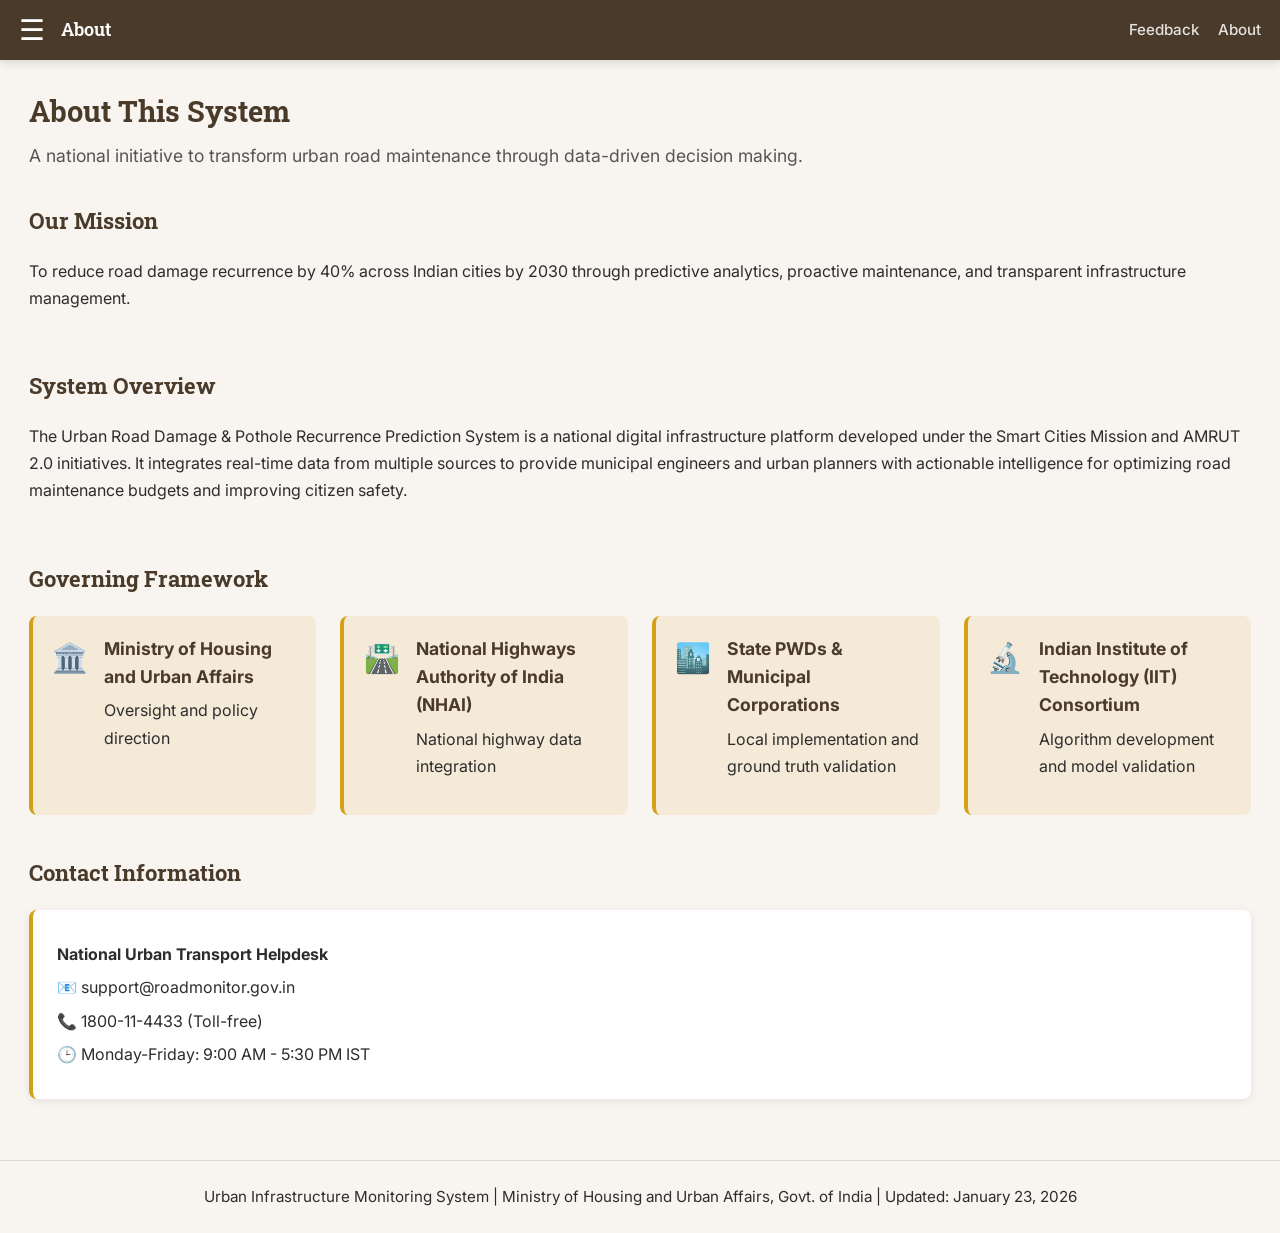
<file: about.html>
<!DOCTYPE html>
<html lang="en">
<head>
    <meta charset="UTF-8">
    <meta name="viewport" content="width=device-width, initial-scale=1.0">
    <title>About | Urban Road Damage System</title>

        <!-- Favicon -->
    <link rel="icon" type="image/x-icon" href="images/favicon.ico">
    <link rel="icon" type="image/png" sizes="32x32" href="images/favicon-32x32.png">
    <link rel="icon" type="image/png" sizes="64x64" href="images/favicon-64x64.png">
    <link rel="apple-touch-icon" sizes="180x180" href="images/apple-touch-icon.png">
    <link rel="manifest" href="site.webmanifest"> 
    <link rel="stylesheet" href="css/base.css">
    <link rel="stylesheet" href="css/about.css">
    <link href="https://fonts.googleapis.com/css2?family=Inter:wght@300;400;500;600;700&family=Roboto+Slab:wght@600;700&display=swap" rel="stylesheet">
</head>
<body>
    <!-- Sidebar -->
    <div class="sidebar" id="sidebar">
        <div class="sidebar-header">
            <h2>RoadSentinel</h2>
            <button class="close-btn" id="close-sidebar">&times;</button>
        </div>
        <ul class="sidebar-links">
            <li><a href="index.html">Home</a></li>
            <li><a href="live-detection.html">Live Detection</a></li>
            <li><a href="recurrence-analysis.html">Recurrence Analysis</a></li>
            <li><a href="priority-ranking.html">Priority Ranking</a></li>
            <li><a href="methodology.html">Methodology</a></li>
        </ul>
        <div class="sidebar-footer">
            <p>National Infrastructure Monitoring</p>
            <p>Municipal Corporation of India</p>
        </div>
    </div>

    <div class="overlay" id="overlay"></div>

    <div class="main-content-wrapper">
        <header class="top-bar">
            <button class="hamburger" id="hamburger">&#9776;</button>
            <div class="title-mobile">About</div>
            <div class="top-links">
                <a href="feedback.html" class="top-link">Feedback</a>
                <a href="about.html" class="top-link active">About</a>
            </div>
        </header>

        <div class="container">
            <div class="page-header">
                <h1>About This System</h1>
                <p class="subtitle">A national initiative to transform urban road maintenance through data-driven decision making.</p>
            </div>

            <div class="about-content">
                <section class="about-section">
                    <h2>Our Mission</h2>
                    <p>To reduce road damage recurrence by 40% across Indian cities by 2030 through predictive analytics, proactive maintenance, and transparent infrastructure management.</p>
                </section>

                <section class="about-section">
                    <h2>System Overview</h2>
                    <p>The Urban Road Damage & Pothole Recurrence Prediction System is a national digital infrastructure platform developed under the Smart Cities Mission and AMRUT 2.0 initiatives. It integrates real-time data from multiple sources to provide municipal engineers and urban planners with actionable intelligence for optimizing road maintenance budgets and improving citizen safety.</p>
                </section>

                <section class="about-section">
                    <h2>Governing Framework</h2>
                    <div class="framework-grid">
                        <div class="framework-item">
                            <div class="framework-icon">🏛️</div>
                            <div>
                                <h3>Ministry of Housing and Urban Affairs</h3>
                                <p>Oversight and policy direction</p>
                            </div>
                        </div>
                        <div class="framework-item">
                            <div class="framework-icon">🛣️</div>
                            <div>
                                <h3>National Highways Authority of India (NHAI)</h3>
                                <p>National highway data integration</p>
                            </div>
                        </div>
                        <div class="framework-item">
                            <div class="framework-icon">🏙️</div>
                            <div>
                                <h3>State PWDs & Municipal Corporations</h3>
                                <p>Local implementation and ground truth validation</p>
                            </div>
                        </div>
                        <div class="framework-item">
                            <div class="framework-icon">🔬</div>
                            <div>
                                <h3>Indian Institute of Technology (IIT) Consortium</h3>
                                <p>Algorithm development and model validation</p>
                            </div>
                        </div>
                    </div>
                </section>

                <section class="about-section">
                    <h2>Contact Information</h2>
                    <div class="contact-info">
                        <p><strong>National Urban Transport Helpdesk</strong></p>
                        <p>📧 support@roadmonitor.gov.in</p>
                        <p>📞 1800-11-4433 (Toll-free)</p>
                        <p>🕒 Monday-Friday: 9:00 AM - 5:30 PM IST</p>
                    </div>
                </section>
            </div>
        </div>

        <footer class="footer">
            <p>Urban Infrastructure Monitoring System | Ministry of Housing and Urban Affairs, Govt. of India | Updated: January 23, 2026</p>
        </footer>
    </div>

    <script src="script.js"></script>
</body>
</html>
</file>
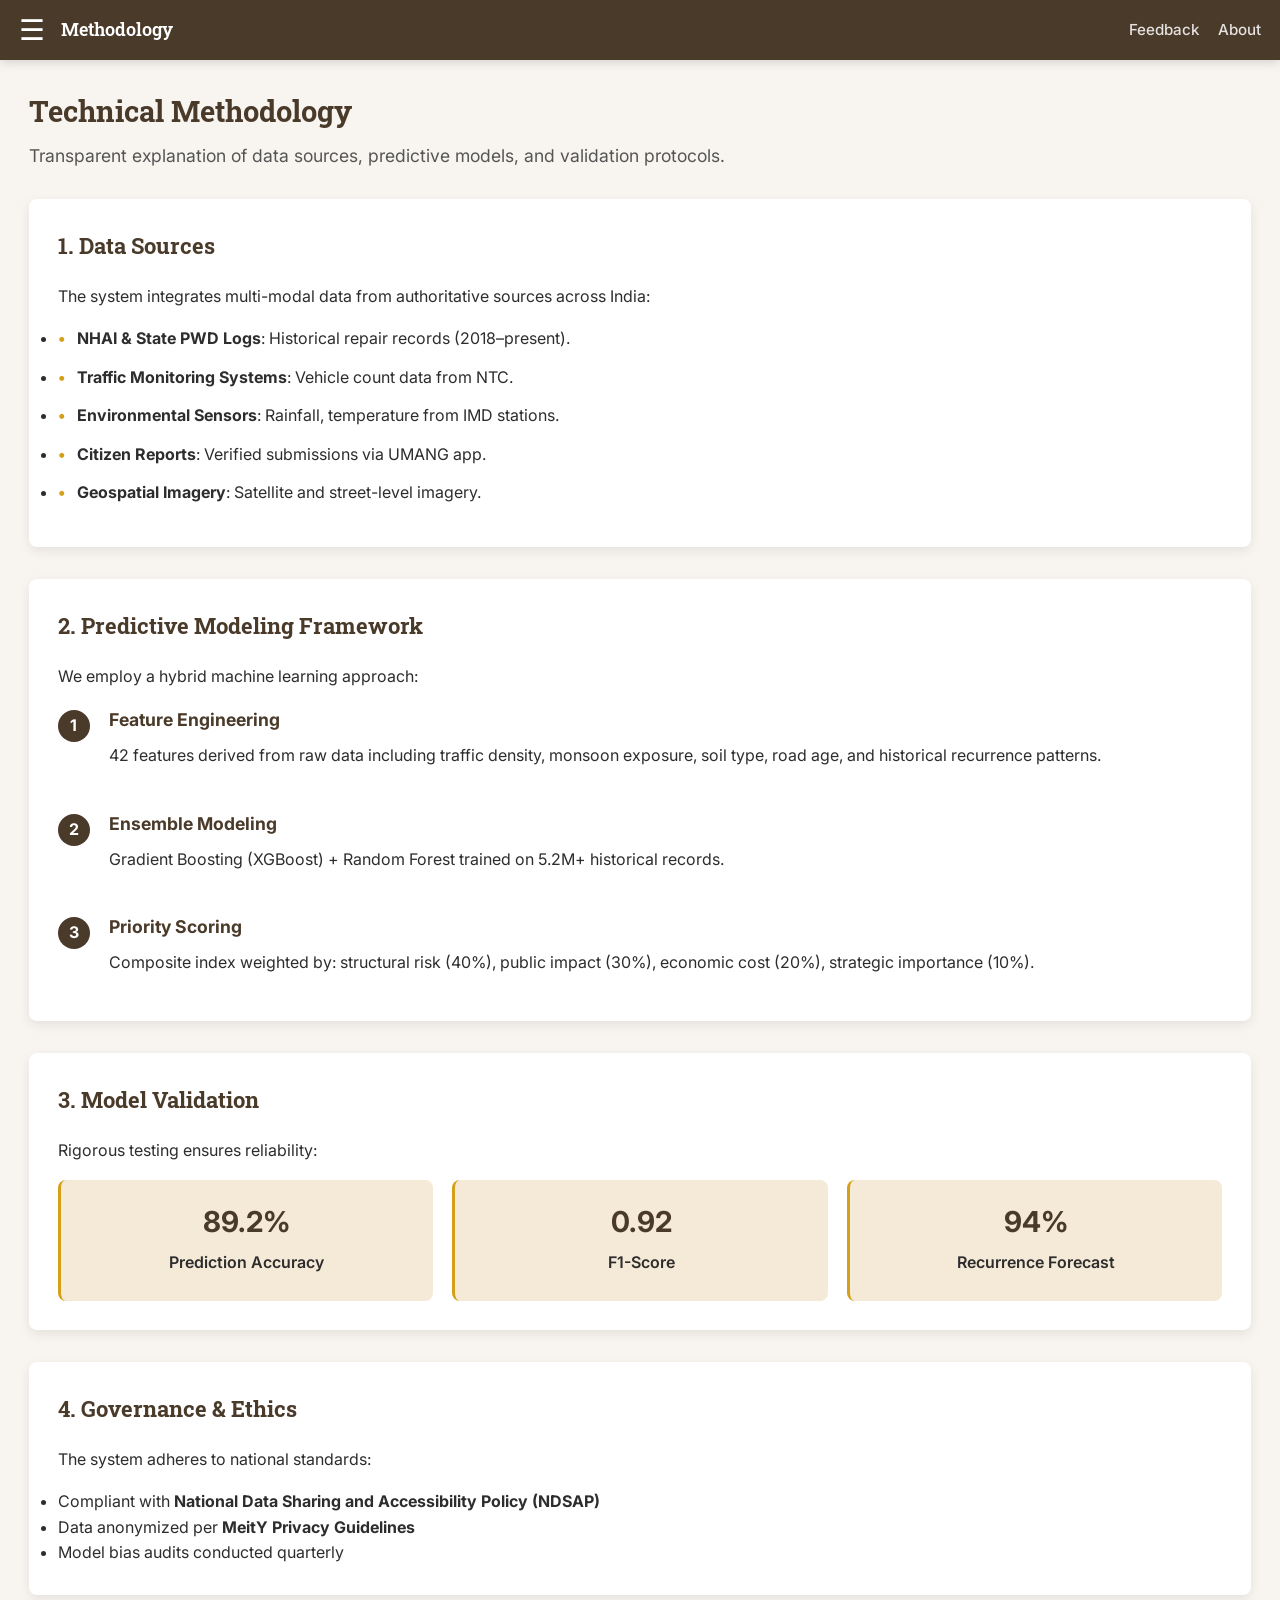
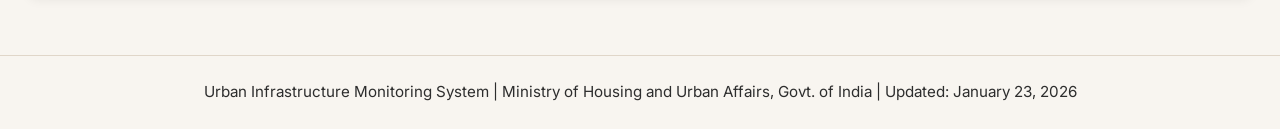
<file: methodology.html>
<!DOCTYPE html>
<html lang="en">
<head>
    <meta charset="UTF-8">
    <meta name="viewport" content="width=device-width, initial-scale=1.0">
    <title>Methodology | RoadSentinel</title>

    <!-- Favicon -->
    <link rel="icon" type="image/x-icon" href="images/favicon.ico">
    <link rel="icon" type="image/png" sizes="32x32" href="images/favicon-32x32.png">
    <link rel="icon" type="image/png" sizes="64x64" href="images/favicon-64x64.png">
    <link rel="apple-touch-icon" sizes="180x180" href="images/apple-touch-icon.png">
    <link rel="manifest" href="site.webmanifest"> 

    <link rel="stylesheet" href="css/base.css">
    <link rel="stylesheet" href="css/methodology.css">
    <link href="https://fonts.googleapis.com/css2?family=Inter:wght@300;400;500;600;700&family=Roboto+Slab:wght@600;700&display=swap" rel="stylesheet">
</head>
<body>
    <!-- Sidebar -->
    <div class="sidebar" id="sidebar">
        <div class="sidebar-header">
            <h2>RoadSentinel</h2>
            <button class="close-btn" id="close-sidebar">&times;</button>
        </div>
        <ul class="sidebar-links">
            <li><a href="index.html">Home</a></li>
            <li><a href="live-detection.html">Live Detection</a></li>
            <li><a href="recurrence-analysis.html">Recurrence Analysis</a></li>
            <li><a href="priority-ranking.html">Priority Ranking</a></li>
            <li><a href="methodology.html" class="active">Methodology</a></li>
        </ul>
        <div class="sidebar-footer">
            <p>National Infrastructure Monitoring</p>
            <p>Municipal Corporation of India</p>
        </div>
    </div>

    <div class="overlay" id="overlay"></div>

    <div class="main-content-wrapper">
        <header class="top-bar">
            <button class="hamburger" id="hamburger">&#9776;</button>
            <div class="title-mobile">Methodology</div>
            <div class="top-links">
                <a href="feedback.html" class="top-link">Feedback</a>
                <a href="about.html" class="top-link">About</a>
            </div>
        </header>

        <div class="container">
            <div class="page-header">
                <h1>Technical Methodology</h1>
                <p class="subtitle">Transparent explanation of data sources, predictive models, and validation protocols.</p>
            </div>

            <div class="methodology-sections">
                <section class="methodology-card">
                    <h2>1. Data Sources</h2>
                    <p>The system integrates multi-modal data from authoritative sources across India:</p>
                    <ul class="data-sources">
                        <li><strong>NHAI & State PWD Logs</strong>: Historical repair records (2018–present).</li>
                        <li><strong>Traffic Monitoring Systems</strong>: Vehicle count data from NTC.</li>
                        <li><strong>Environmental Sensors</strong>: Rainfall, temperature from IMD stations.</li>
                        <li><strong>Citizen Reports</strong>: Verified submissions via UMANG app.</li>
                        <li><strong>Geospatial Imagery</strong>: Satellite and street-level imagery.</li>
                    </ul>
                </section>

                <section class="methodology-card">
                    <h2>2. Predictive Modeling Framework</h2>
                    <p>We employ a hybrid machine learning approach:</p>
                    <div class="model-diagram">
                        <div class="model-step">
                            <div class="step-number">1</div>
                            <div class="step-content">
                                <h3>Feature Engineering</h3>
                                <p>42 features derived from raw data including traffic density, monsoon exposure, soil type, road age, and historical recurrence patterns.</p>
                            </div>
                        </div>
                        <div class="model-step">
                            <div class="step-number">2</div>
                            <div class="step-content">
                                <h3>Ensemble Modeling</h3>
                                <p>Gradient Boosting (XGBoost) + Random Forest trained on 5.2M+ historical records.</p>
                            </div>
                        </div>
                        <div class="model-step">
                            <div class="step-number">3</div>
                            <div class="step-content">
                                <h3>Priority Scoring</h3>
                                <p>Composite index weighted by: structural risk (40%), public impact (30%), economic cost (20%), strategic importance (10%).</p>
                            </div>
                        </div>
                    </div>
                </section>

                <section class="methodology-card">
                    <h2>3. Model Validation</h2>
                    <p>Rigorous testing ensures reliability:</p>
                    <div class="validation-metrics">
                        <div class="metric-card">
                            <div class="metric-value">89.2%</div>
                            <div class="metric-label">Prediction Accuracy</div>
                        </div>
                        <div class="metric-card">
                            <div class="metric-value">0.92</div>
                            <div class="metric-label">F1-Score</div>
                        </div>
                        <div class="metric-card">
                            <div class="metric-value">94%</div>
                            <div class="metric-label">Recurrence Forecast</div>
                        </div>
                    </div>
                </section>

                <section class="methodology-card">
                    <h2>4. Governance & Ethics</h2>
                    <p>The system adheres to national standards:</p>
                    <ul>
                        <li>Compliant with <strong>National Data Sharing and Accessibility Policy (NDSAP)</strong></li>
                        <li>Data anonymized per <strong>MeitY Privacy Guidelines</strong></li>
                        <li>Model bias audits conducted quarterly</li>
                    </ul>
                </section>
            </div>
        </div>

        <footer class="footer">
            <p>Urban Infrastructure Monitoring System | Ministry of Housing and Urban Affairs, Govt. of India | Updated: January 23, 2026</p>
        </footer>
    </div>

    <script src="script.js"></script>
</body>
</html>
</file>
<file: css/base.css>
/* ===== BASE STYLES ===== */
:root {
    --primary-dark: #4A3A2A;
    --secondary-light: #F5E9D7;
    --accent-amber: #D4A017;
    --text-dark: #2D2D2D;
    --card-bg: #FFFFFF;
    --map-border: #E0D6C9;
    --severity-red: #C0392B;
    --severity-orange: #E67E22;
    --severity-yellow: #F1C40F;
}

* {
    margin: 0;
    padding: 0;
    box-sizing: border-box;
}

body {
    font-family: 'Inter', -apple-system, BlinkMacSystemFont, sans-serif;
    background-color: #F8F5F0;
    color: var(--text-dark);
    line-height: 1.6;
}

/* ===== SIDEBAR ===== */
.sidebar {
    position: fixed;
    top: 0;
    left: -300px;
    width: 280px;
    height: 100vh;
    background: var(--primary-dark);
    color: white;
    z-index: 1000;
    transition: left 0.3s ease;
    padding: 1.5rem;
    display: flex;
    flex-direction: column;
}

.sidebar.active {
    left: 0;
}

.sidebar-header h2 {
    font-family: 'Roboto Slab', serif;
    font-weight: 700;
    font-size: 1.4rem;
    line-height: 1.3;
    margin-bottom: 1.5rem;
}

.close-btn {
    background: none;
    border: none;
    color: white;
    font-size: 1.8rem;
    cursor: pointer;
    padding: 0;
    width: 30px;
    height: 30px;
    display: flex;
    align-items: center;
    justify-content: center;
}

.sidebar-links {
    list-style: none;
    margin: 1.5rem 0;
}

.sidebar-links li {
    margin-bottom: 0.8rem;
}

.sidebar-links a {
    color: rgba(255, 255, 255, 0.85);
    text-decoration: none;
    font-size: 1.1rem;
    display: block;
    padding: 0.5rem 0;
    position: relative;
    transition: color 0.2s;
}

.sidebar-links a::after {
    content: '';
    position: absolute;
    bottom: 0;
    left: 0;
    width: 0;
    height: 2px;
    background-color: var(--accent-amber);
    transition: width 0.3s ease;
}

.sidebar-links a:hover::after,
.sidebar-links a.active::after {
    width: 100%;
}

.sidebar-links a:hover,
.sidebar-links a.active {
    color: white;
}

.sidebar-footer {
    margin-top: auto;
    padding-top: 1.5rem;
    border-top: 1px solid rgba(255, 255, 255, 0.2);
    font-size: 0.9rem;
    color: rgba(255, 255, 255, 0.7);
}

/* Overlay */
.overlay {
    position: fixed;
    top: 0;
    left: 0;
    width: 100%;
    height: 100%;
    background: rgba(0, 0, 0, 0.5);
    z-index: 999;
    opacity: 0;
    visibility: hidden;
    transition: opacity 0.3s ease;
}

.overlay.active {
    opacity: 1;
    visibility: visible;
}

/* Main Content */
.main-content-wrapper {
    margin-left: 0;
    transition: margin-left 0.3s ease;
}

/* Top Bar */
.top-bar {
    background: var(--primary-dark);
    color: white;
    padding: 0.8rem 1.2rem;
    display: flex;
    align-items: center;
    box-shadow: 0 2px 10px rgba(0, 0, 0, 0.15);
    position: sticky;
    top: 0;
    z-index: 998;
}

.hamburger {
    background: none;
    border: none;
    color: white;
    font-size: 1.8rem;
    cursor: pointer;
    margin-right: 1rem;
}

.title-mobile {
    font-family: 'Roboto Slab', serif;
    font-weight: 600;
    font-size: 1.1rem;
}

.top-links {
    display: flex;
    gap: 1.2rem;
    margin-left: auto;
}

.top-link {
    color: rgba(255, 255, 255, 0.85);
    text-decoration: none;
    font-size: 0.95rem;
    font-weight: 500;
    padding: 0.3rem 0;
    position: relative;
    transition: color 0.2s;
}

.top-link:hover {
    color: white;
}

.top-link::after {
    content: '';
    position: absolute;
    bottom: 0;
    left: 0;
    width: 0;
    height: 1.5px;
    background-color: var(--accent-amber);
    transition: width 0.25s ease;
}

.top-link:hover::after {
    width: 100%;
}

/* Container */
.container {
    max-width: 1400px;
    margin: 0 auto;
    padding: 1.8rem;
}

/* Footer */
.footer {
    text-align: center;
    padding: 1.5rem;
    color: var(--text-dark);
    font-size: 0.95rem;
    margin-top: 2rem;
    border-top: 1px solid #E0D6C9;
}

/* Responsive: Hide top links on mobile */
@media (max-width: 768px) {
    .top-links {
        display: none;
    }
    
    .container {
        padding: 1.2rem;
    }
}
</file>
<file: css/about.css>
/* ===== ABOUT PAGE STYLES ===== */

.page-header {
    margin-bottom: 2rem;
}

.page-header h1 {
    font-family: 'Roboto Slab', serif;
    font-size: 1.8rem;
    color: var(--primary-dark);
    margin-bottom: 0.5rem;
    font-weight: 700;
}

.subtitle {
    color: #555;
    font-size: 1.1rem;
    max-width: 800px;
}

.about-content {
    display: flex;
    flex-direction: column;
    gap: 2.5rem;
}

.about-section h2 {
    font-family: 'Roboto Slab', serif;
    color: var(--primary-dark);
    margin-bottom: 1.2rem;
    font-size: 1.4rem;
}

.about-section p {
    margin-bottom: 1rem;
    line-height: 1.7;
}

/* Framework Grid */
.framework-grid {
    display: grid;
    grid-template-columns: repeat(auto-fit, minmax(250px, 1fr));
    gap: 1.5rem;
    margin-top: 1rem;
}

.framework-item {
    display: flex;
    gap: 1rem;
    background: var(--secondary-light);
    padding: 1.2rem;
    border-radius: 8px;
    border-left: 4px solid var(--accent-amber);
}

.framework-icon {
    font-size: 1.8rem;
    flex-shrink: 0;
}

.framework-item h3 {
    color: var(--primary-dark);
    margin-bottom: 0.4rem;
    font-size: 1.1rem;
}

/* Contact Info */
.contact-info {
    background: white;
    padding: 1.5rem;
    border-radius: 8px;
    box-shadow: 0 2px 8px rgba(0, 0, 0, 0.08);
    border-left: 4px solid var(--accent-amber);
}

.contact-info p {
    margin: 0.4rem 0;
}

/* Mobile Responsive */
@media (max-width: 768px) {
    .page-header h1 {
        font-size: 1.5rem;
    }
    
    .framework-grid {
        grid-template-columns: 1fr;
    }
}
</file>
<file: css/methodology.css>
/* ===== METHODOLOGY PAGE STYLES ===== */

.page-header {
    margin-bottom: 1.8rem;
}

.page-header h1 {
    font-family: 'Roboto Slab', serif;
    font-size: 1.8rem;
    color: var(--primary-dark);
    margin-bottom: 0.5rem;
    font-weight: 700;
}

.subtitle {
    color: #555;
    font-size: 1.1rem;
    max-width: 800px;
}

.methodology-sections {
    display: flex;
    flex-direction: column;
    gap: 2rem;
}

.methodology-card {
    background: var(--card-bg);
    border-radius: 8px;
    padding: 1.8rem;
    box-shadow: 0 4px 12px rgba(0, 0, 0, 0.08);
}

.methodology-card h2 {
    font-family: 'Roboto Slab', serif;
    color: var(--primary-dark);
    margin-bottom: 1.2rem;
    font-size: 1.4rem;
}

.methodology-card p {
    margin-bottom: 1rem;
    line-height: 1.7;
}

.data-sources li {
    margin-bottom: 0.8rem;
    padding-left: 1.2rem;
    position: relative;
}

.data-sources li::before {
    content: '•';
    color: var(--accent-amber);
    font-weight: bold;
    position: absolute;
    left: 0;
    top: 0;
}

.model-diagram {
    display: flex;
    flex-direction: column;
    gap: 1.5rem;
    margin-top: 1rem;
}

.model-step {
    display: flex;
    gap: 1.2rem;
    align-items: flex-start;
}

.step-number {
    background: var(--primary-dark);
    color: white;
    width: 32px;
    height: 32px;
    border-radius: 50%;
    display: flex;
    align-items: center;
    justify-content: center;
    font-weight: 700;
    flex-shrink: 0;
    margin-top: 4px;
}

.step-content h3 {
    margin-bottom: 0.5rem;
    color: var(--primary-dark);
    font-size: 1.1rem;
}

.validation-metrics {
    display: grid;
    grid-template-columns: repeat(auto-fit, minmax(200px, 1fr));
    gap: 1.2rem;
    margin-top: 1rem;
}

.metric-card {
    background: var(--secondary-light);
    padding: 1.2rem;
    border-radius: 8px;
    text-align: center;
    border-left: 3px solid var(--accent-amber);
}

.metric-value {
    font-size: 1.8rem;
    font-weight: 700;
    color: var(--primary-dark);
    margin-bottom: 0.3rem;
}

.metric-label {
    font-weight: 600;
    margin-bottom: 0.4rem;
    color: var(--text-dark);
}

/* Mobile */
@media (max-width: 768px) {
    .model-step {
        flex-direction: column;
        gap: 0.8rem;
    }
    
    .validation-metrics {
        grid-template-columns: 1fr;
    }
}
</file>
